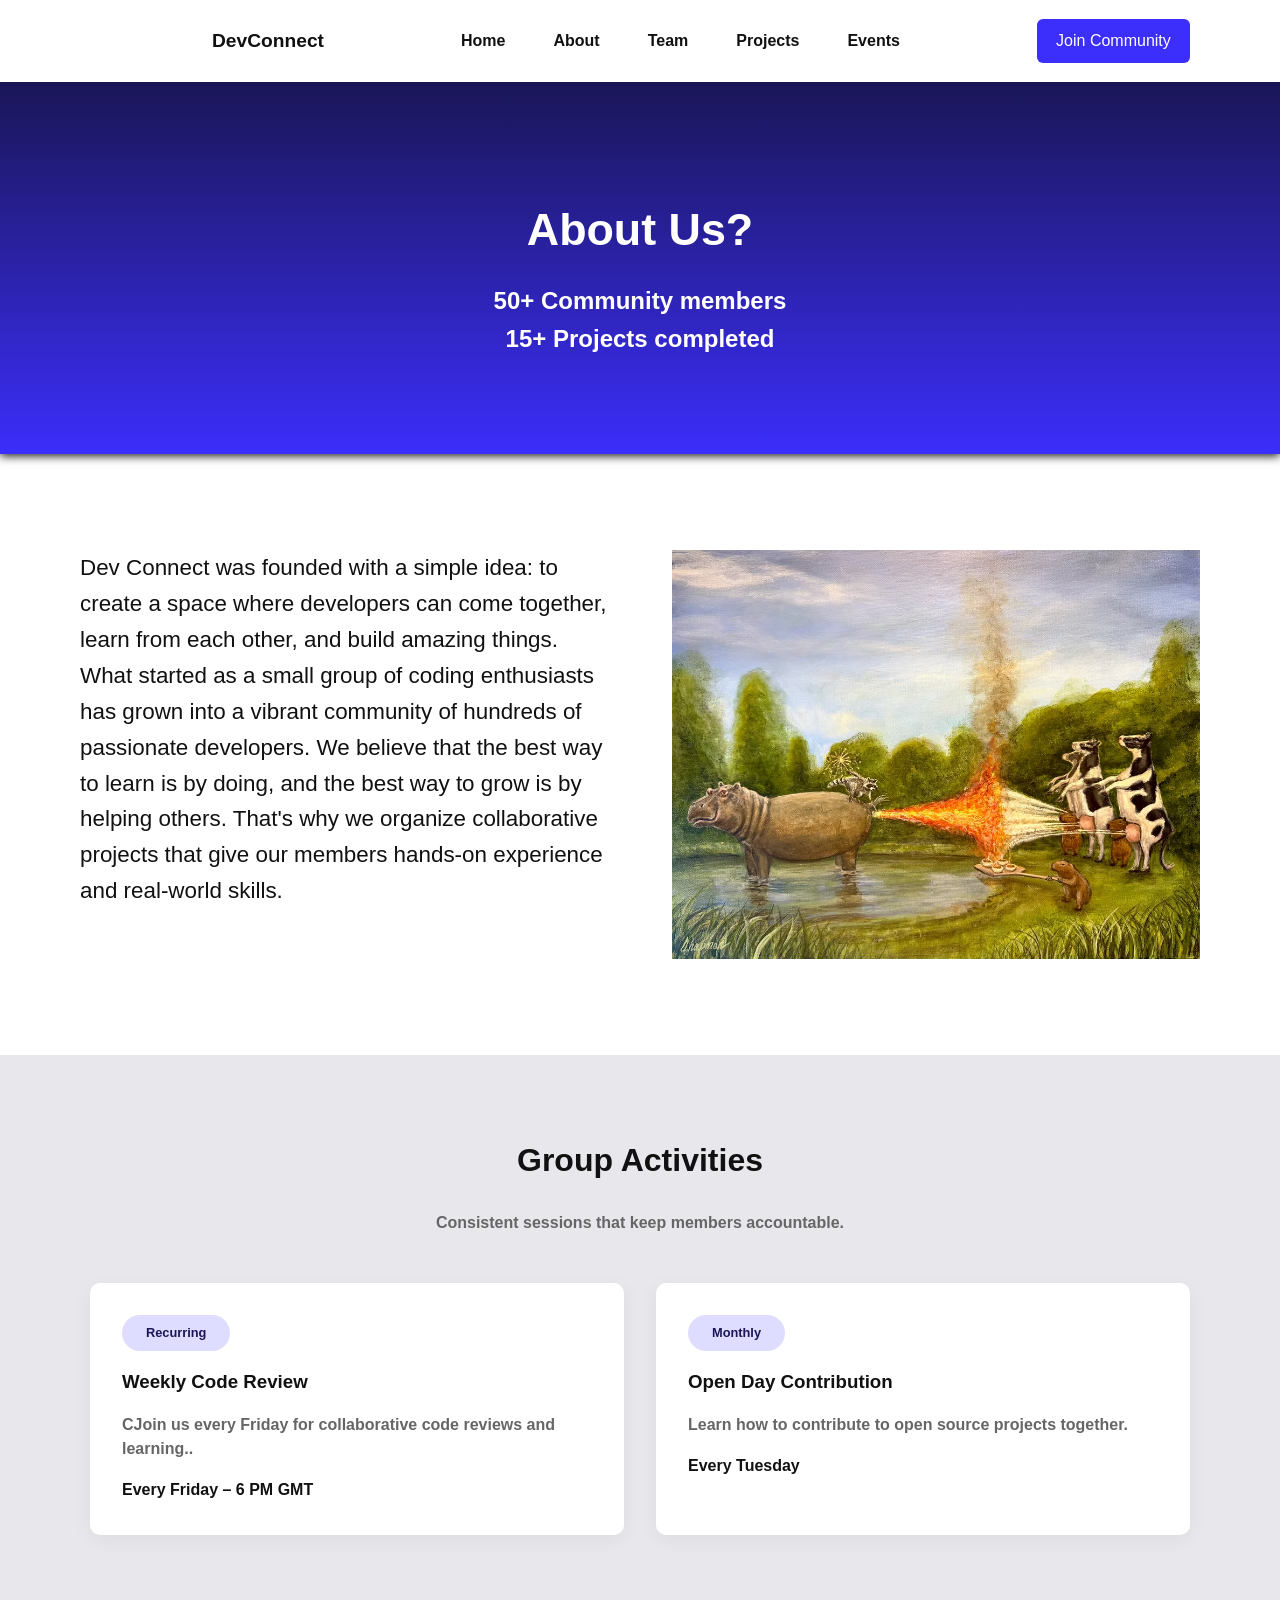
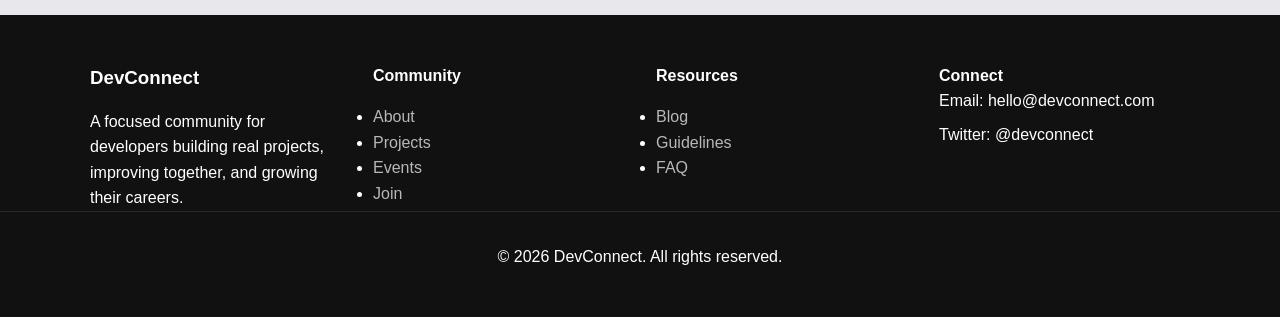
<file: about us.html>
<!DOCTYPE html>
<html lang="en">
<head>
  <meta charset="UTF-8" />
  <meta name="viewport" content="width=device-width, initial-scale=1.0" />
  <title>DevConnect</title>
  <link rel="stylesheet" href="about us.css" />
</head>
<body>

<header class="header">
  <div class="container nav">
        <div class="logo-container">
          <img src="images/logo-1.png" alt="" class="logo-img" />
          <a href="#" class="logo">DevConnect</a>
        </div>

    <nav>
      <ul class="nav-links">
        <li><a href="index.html">Home</a></li>
        <li><a href="about us.html">About</a></li>
        <li><a href="#">Team</a></li>
        <li><a href="projects.html">Projects</a></li>
        <li><a href="#">Events</a></li>
      </ul>
    </nav>

    <a href="#" class="btn-primary">Join Community</a>
  </div>
</header>

<!------------------------------------------------- HERO ----------------------------------------------------->
<section class="hero">
  <div class="container hero-content">
    <!-- <span class="badge">Welcome to DevConnect</span> -->
    <h1>About Us?</h1>
    <h2>50+ Community members</h2>
    <h2>15+ Projects completed</h2>
    <!-- <p class="hero-paragraph">
      Join a  thriving community of developers passionate about  coding, collaboration, and  continuous learning. Share knowledge, work on exciting projects, and grow your career
        with us. 
    </p> -->

    <!-- <div class="hero-buttons">
      <a href="#" class="btn-light">Join Our Community</a>
      <a href="#" class="btn-outline">Explore Projects</a>
    </div> -->
  </div>
</section>

<!--------------------------------------------- WHY JOIN --------------------------------------------------->
<section class="section">
  <div class="container-flex">
    <article class="article">
    <h2 class="art-h2">Dev Connect was founded with a simple idea: to create a space where developers can come together, learn from each other, and build amazing things. What started as a small group of coding enthusiasts has grown into a vibrant community of hundreds of passionate developers.
        We believe that the best way to learn is by doing, and the best way to grow is by helping others. That's why we organize collaborative projects that give our members hands-on experience and real-world skills.</h2>
    </article>
    <img src="images/Untitled.png" alt="">
  </div>
</section>

<!------------------------------------------------ EVENTS -------------------------------------------------------->

<section class="section alt-bg">
  <div class="container">
    <div class="section-header">
      <h2>Group Activities</h2>
      <p class="event-p">Consistent sessions that keep members accountable.</p>
    </div>

    <div class="grid-2">
      <div class="event-card">
        <span class="event-badge">Recurring</span>
        <h3>Weekly Code Review</h3>
        <p class="event-p">CJoin us every Friday for collaborative code reviews and learning..</p>
        <strong>Every Friday – 6 PM GMT</strong>
      </div>

      <div class="event-card">
        <span class="event-badge">Monthly</span>
        <h3>Open Day Contribution</h3>
        <p class="event-p">Learn how to contribute to open source projects together.</p>
        <strong>Every Tuesday</strong>
      </div>
    </div>
  </div>
</section>

<!------------------------------------ FOOTER --------------------------------------------->

<footer class="footer">
  <div class="container footer-grid">

    <div class="footer-brand">
      <h3>DevConnect</h3>
      <p>
        A focused community for developers building real projects,
        improving together, and growing their careers.
      </p>
    </div>

    <div class="footer-links">
      <h4>Community</h4>
      <ul>
        <li><a href="#">About</a></li>
        <li><a href="#">Projects</a></li>
        <li><a href="#">Events</a></li>
        <li><a href="#">Join</a></li>
      </ul>
    </div>

    <div class="footer-links">
      <h4>Resources</h4>
      <ul>
        <li><a href="#">Blog</a></li>
        <li><a href="#">Guidelines</a></li>
        <li><a href="#">FAQ</a></li>
      </ul>
    </div>

    <div class="footer-contact">
      <h4>Connect</h4>
      <p>Email: hello@devconnect.com</p>
      <p>Twitter: @devconnect</p>
    </div>

  </div>

  <div class="footer-bottom">
    <p>© 2026 DevConnect. All rights reserved.</p>
  </div>
</footer>


</body>
</html>
</file>
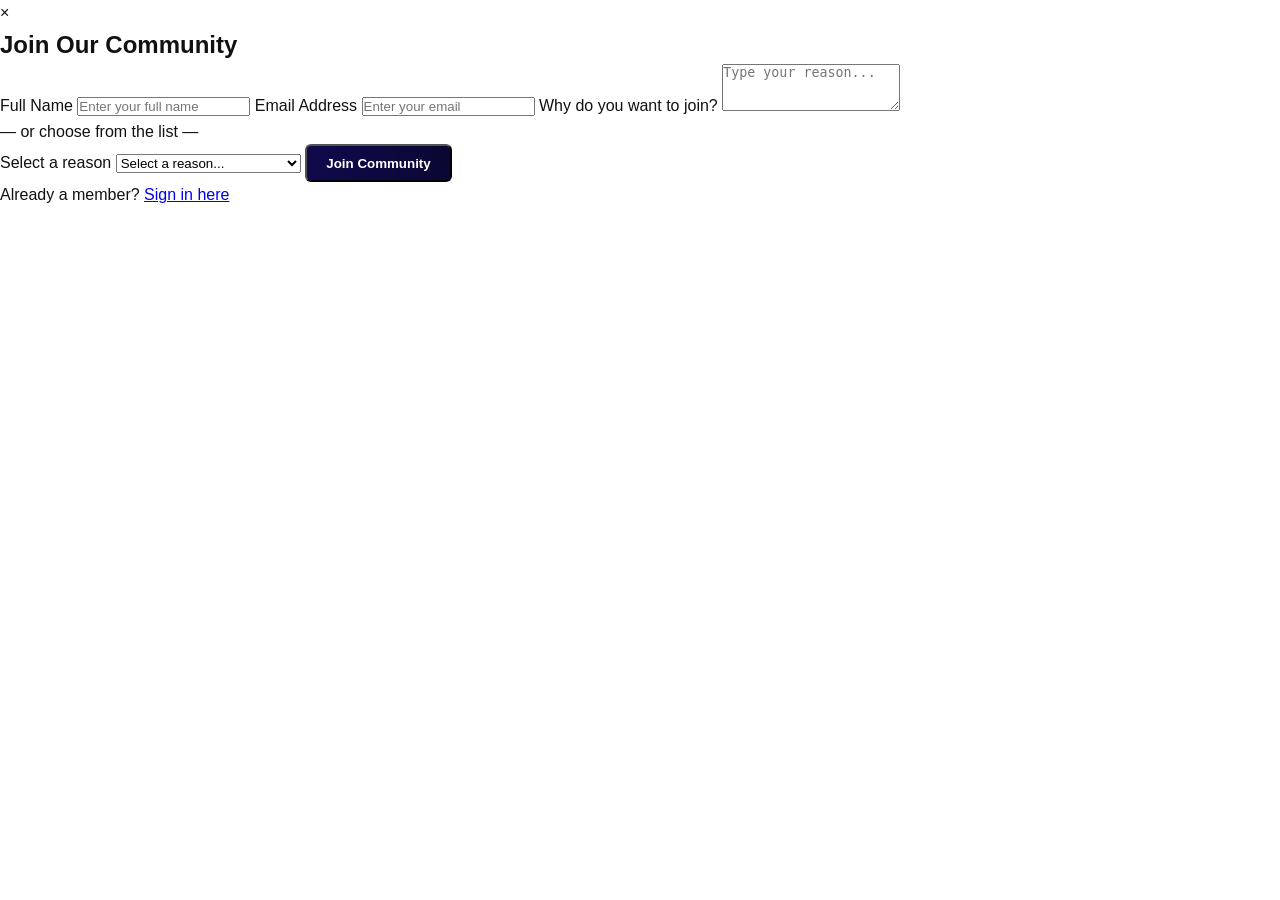
<file: join-community.html>
<!doctype html>
<html lang="en">
  <head>
    <meta charset="UTF-8" />
    <meta name="viewport" content="width=device-width, initial-scale=1.0" />
    <title>Join Community</title>
    <link rel="stylesheet" href="css/style.css" />
    <link rel="stylesheet" href="css/join-community.css" />
  </head>
  <body>
    <div class="join-container">
      <!-- Close button -->
      <span class="close-btn">&times;</span>

      <!-- Sign Up Form -->
      <div id="signupFormWrapper">
        <h2>Join Our Community</h2>
        <form id="joinForm">
          <label for="fullname">Full Name</label>
          <input
            type="text"
            id="fullname"
            name="fullname"
            placeholder="Enter your full name"
            required
          />

          <label for="email">Email Address</label>
          <input
            type="email"
            id="email"
            name="email"
            placeholder="Enter your email"
            required
          />

          <label for="reason">Why do you want to join?</label>
          <textarea
            id="reason"
            name="reason"
            rows="3"
            placeholder="Type your reason..."
          ></textarea>

          <p class="or-text">— or choose from the list —</p>

          <label for="reasonOption">Select a reason</label>
          <select id="reasonOption" name="reasonOption">
            <option value="">Select a reason...</option>
            <option value="Networking with developers">
              Networking with developers
            </option>
            <option value="Learning new skills">Learning new skills</option>
            <option value="Collaborating on projects">
              Collaborating on projects
            </option>
          </select>

          <button type="submit" class="btn-primary">Join Community</button>
        </form>
        <p class="switch-text">
          Already a member? <a href="#" id="showSignin">Sign in here</a>
        </p>
      </div>

      <!-- Sign In Form -->
      <div id="signinFormWrapper" style="display: none">
        <h2>Sign In</h2>
        <form id="signinForm">
          <label for="signinEmail">Email Address</label>
          <input
            type="email"
            id="signinEmail"
            name="signinEmail"
            placeholder="Enter your email"
            required
          />

          <label for="signinPassword">Password</label>
          <input
            type="password"
            id="signinPassword"
            name="signinPassword"
            placeholder="Enter your password"
            required
          />

          <button type="submit" class="btn-primary">Sign In</button>
          <button type="button" class="btn-secondary" id="backToSignup">
            ← Back to Sign Up
          </button>
        </form>
        <button class="reset-password-btn" id="reset-password-btn">
          Reset Password?
        </button>
        <p class="switch-text">
          New here? <a href="#" id="showSignup">Join Community</a>
        </p>
      </div>
    </div>

    <script src="js/joinCommunityModal.js"></script>
  </body>
</html>
</file>
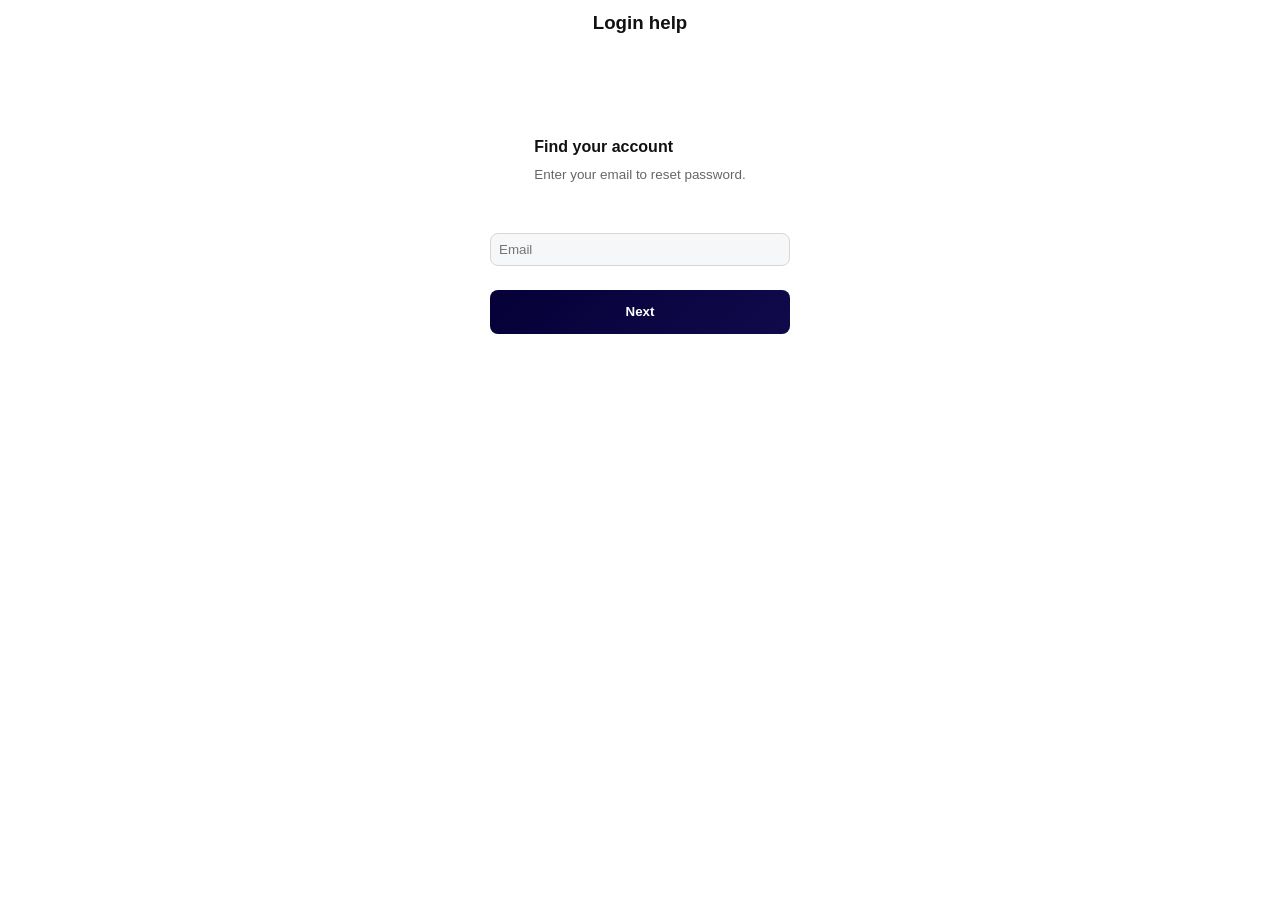
<file: password-recovery.html>
<!doctype html>
<html lang="en">
  <head>
    <meta charset="UTF-8" />
    <meta name="viewport" content="width=device-width, initial-scale=1.0" />
    <title>Password reset</title>
    <link rel="stylesheet" href="css/style.css" />
    <link rel="stylesheet" href="css/recovery.css" />
  </head>
  <body>
    <h3>Login help</h3>
    <div class="center-wrapper">
      <div class="recovery-container">
        <div>
          <h4>Find your account</h4>
          <p>Enter your email to reset password.</p>
        </div>
        <form class="recovery-form" id="recovery-form">
          <input type="email" id="email" name="email" placeholder="Email" />
        </form>

        <button>Next</button>
      </div>
    </div>

    <script src=""></script>
  </body>
</html>
</file>
<file: about us.css>
:root {
  --primary: #3C2EFB;
  --primary-dark: #1a1657;
  --light: #F0F8FF;
  --dark: #111;
  --gray: #666;
  --max-width: 1100px;
}

* {
  box-sizing: border-box;
  margin: 0;
  padding: 0;
}

body {
  font-family: "Poppins", sans-serif;
  line-height: 1.6;
  color: var(--dark);
}

.container {
  width: 90%;
  max-width: var(--max-width);
  margin: auto;
}

/* ================= NAV ================= */

.header {
  background: #fff;
  box-shadow: 0 2px 6px rgba(0,0,0,0.05);
  position: sticky;
  top: 0;
  z-index: 1000;
}

.nav {
  display: flex;
  justify-content: space-between;
  align-items: center;
  padding: 1rem 0;
}

.logo-container {
  display: flex;
  flex-direction: row;
  align-items: center;
  gap: 10px;
}

.logo-img {
  width: 50px;
  height: 50px;
}

.logo {
  font-weight: 700;
  font-size: 1.2rem;
  text-decoration: none;
  color: var(--dark);
}

.nav-links {
  list-style: none;
  display: flex;
  gap: 3rem;
}

.nav-links a {
  text-decoration: none;
  color: var(--dark);
  font-weight: 600;
}

.btn-primary {
  background: var(--primary);
  color: white;
  padding: 0.6rem 1.2rem;
  border-radius: 6px;
  text-decoration: none;
}

/* ================= HERO ================= */

.hero {
  background: linear-gradient(180deg, var(--primary-dark), var(--primary));
  color: white;
  padding: 6rem 0;
  text-align: center;
  box-shadow: 0 2px 9px rgba(0, 0, 0, 0.904);
}

.hero h1 {
  font-size: 2.8rem;
  margin: 1rem 0;
}

.hero p {
  max-width: 600px;
  margin: auto;
  opacity: 0.9;
}

.badge {
  display: inline-block;
  font-weight: 600;
  background: rgba(255,255,255,0.2);
  padding: 0.4rem 1rem;
  border-radius: 50px;
  font-size: 0.9rem;
}

.hero-buttons {
  margin-top: 2rem;
  display: flex;
  justify-content: center;
  gap: 1rem;
  flex-wrap: wrap;
}

.btn-light {
  background: white;
  color: var(--primary);
  padding: 0.8rem 5rem;
  font-weight: 600;
  border-radius: 6px;
  text-decoration: none;
}

.btn-outline {
  border: 1px solid white;
  color: white;
  font-weight: 600;
  padding: 0.8rem 5rem;
  border-radius: 6px;
  text-decoration: none;
}

.sectio-paragraph {
    color: var(--gray);
    font-size: 1rem;
    line-height: 1.5;
    font-weight: 600;
}

.card-paragraph {
    color: var(--gray);
    font-size: 1rem;
    font-weight: 600;
    /* line-height: 1.4; */
    margin-top: 0.5rem;
}

.hero-paragraph {
    font-size: 1.2rem;
    line-height: 1.6;
    /* max-width: 700px; */
    /* margin: 1rem auto 0; */
    font-weight: 500;
}

.container-flex {
    display: flex;
}

article {
    width: 50%;
    padding: 1rem 2rem 1rem 5rem;
    align-items: left;
}

img {
    width: 50%;
    padding: 1rem 5rem 1rem 2rem;
}

.art-h2 {
    justify-content: left;
    font-family: 'Trebuchet MS', 'Lucida Sans Unicode', 'Lucida Grande', 'Lucida Sans', Arial, sans-serif;
    font-weight: 500;
    font-size: 1.4rem;
}

/* ================= SECTIONS ================= */

.section {
  padding: 5rem 0;
}

.section-header {
  text-align: center;
  margin-bottom: 3rem;
}

.section-header h2 {
  font-size: 2rem;
  margin-bottom: 0.5rem;
}

.section-header p {
  color: var(--gray);
}

/* ================= GRID ================= */

.grid-3 {
  display: grid;
  grid-template-columns: repeat(3, 1fr);
  gap: 2rem;
}

.grid-2 {
  display: grid;
  grid-template-columns: repeat(2, 1fr);
  gap: 2rem;
}

.card, .event-card {
  padding: 2rem;
  border-radius: 10px;
  background: #fff;
  box-shadow: 0 5px 20px rgba(0,0,0,0.05);
}

.event-badge {
  display: inline-block;
  background: #DFDDFF;
  color: var(--primary-dark);
  padding: 0.5rem 1.5rem;
  font-weight: 600;
  border-radius: 50px;
  font-size: 0.8rem;
  margin-bottom: 1rem;
}

.alt-bg {
  background: #C5C4CF66;
}

.event-p {
    color: var(--gray);
    font-size: 1rem;
    line-height: 1.5;
    font-weight: 600;
    margin-bottom: 1rem;
    padding: 1rem 0 0 0 ;
}

/* ==============================================Footer ========================================== */

.footer {
  background: var(--dark);
  color: white;
  padding: 3rem 0;
}

.footer-grid {
  display: grid;
  grid-template-columns: repeat(4, 1fr);
  gap: 2rem;
}

.footer-brand h3 {
  margin-bottom: 1rem;
}

.footer-links h4 {
  margin-bottom: 1rem;
}

.footer-links ul li a {
  color: rgba(255,255,255,0.7);
  text-decoration: none;
}

.footer-contact p {
  margin-bottom: 0.5rem;
}

.footer-bottom {
  text-align: center;
  padding-top: 2rem;
  border-top: 1px solid rgba(255,255,255,0.1);
}

/* ================= RESPONSIVE ================= */

/* @media (max-width: 900px) {
  .grid-3 {
    grid-template-columns: 1fr 1fr;
  }

  .grid-2 {
    grid-template-columns: 1fr;
  }

  .hero h1 {
    font-size: 2.2rem;
  }
}

@media (max-width: 600px) {
  .nav-links {
    display: none;
  }

  .hero h1 {
    font-size: 1.8rem;
  }

  .grid-3 {
    grid-template-columns: 1fr;
  }
} */

@media (max-width: 992px) {

  .grid-3 {
    grid-template-columns: repeat(2, 1fr);
  }

  .footer-grid {
    grid-template-columns: repeat(2, 1fr);
  }

  .hero h1 {
    font-size: 2.4rem;
  }

  .btn-light,
  .btn-outline {
    padding: 0.8rem 3rem;
  }
}

@media (max-width: 768px) {

  /* Navigation */
  .nav-links {
    display: none;
  }

  /* Hero */
  .hero {
    padding: 4rem 0;
  }

  .hero h1 {
    font-size: 2rem;
  }

  .hero-paragraph {
    font-size: 1rem;
  }

  .hero-buttons {
    flex-direction: column;
    align-items: center;
  }

  .btn-light,
  .btn-outline {
    width: 80%;
    text-align: center;
  }

  /* Grids */
  .grid-3,
  .grid-2 {
    grid-template-columns: 1fr;
  }

  .section {
    padding: 3rem 0;
  }
}
</file>
<file: css/style.css>
:root {
  --primary: #060037;
  --primary-dark: #100a4c;
  --light: #F0F8FF;
  --dark: #111;
  --gray: #666;
  --max-width: 1100px;
}


* {
  box-sizing: border-box;
  margin: 0;
  padding: 0;
}

body {
  font-family: "Poppins", sans-serif;
  line-height: 1.6;
  color: var(--dark);
}

.container {
  width: 90%;
  max-width: var(--max-width);
  margin: auto;
}

/* ================= NAV ================= */
.header {
  background: #fff;
  box-shadow: 0 2px 6px rgba(0,0,0,0.05);
  position: sticky;
  top: 0;
  z-index: 1000;
}

.nav {
  display: flex;
  justify-content: space-between;
  align-items: center;
  padding: 1rem 0;
}

.logo-container {
  display: flex;
  flex-direction: row;
  align-items: center;
  gap: 10px;
}

.logo-img {
  width: 50px;
  height: 50px;
}

.logo {
  font-weight: 700;
  font-size: 1.5rem;
  text-decoration: none;
  background: linear-gradient(270deg, var(--primary), black, var(--primary-dark));
  background-size: 600% 600%;
  -webkit-background-clip: text;
  -webkit-text-fill-color: transparent;
  background-clip: text;
  color: transparent;
  animation: gradientFlow 30s ease infinite;
}

.slide-left {
  animation: slideLeft 1s ease forwards;
}
.slide-right {
  animation: slideRight 1s ease forwards;
}
.slide-up {
  animation: slideUp 1s ease forwards;
}
.slide-down {
  animation: slideDown 1s ease forwards;
}

@keyframes slideLeft {
  from { transform: translateX(100%); opacity: 0; }
  to { transform: translateX(0); opacity: 1; }
}
@keyframes slideRight {
  from { transform: translateX(-100%); opacity: 0; }
  to { transform: translateX(0); opacity: 1; }
}
@keyframes slideUp {
  from { transform: translateY(100%); opacity: 0; }
  to { transform: translateY(0); opacity: 1; }
}
@keyframes slideDown {
  from { transform: translateY(-100%); opacity: 0; }
  to { transform: translateY(0); opacity: 1; }
}


.nav-links {
  list-style: none;
  display: flex;
  gap: 3rem;
}


.nav-links a {
  position: relative;
  text-decoration: none;
  color: var(--dark);
  font-weight: 600;
}

.nav-links a::after {
  content: "";
  position: absolute;
  left: 0;
  bottom: -4px;
  width: 0%;
  height: 2px;
  background: var(--primary);
  transition: width 0.3s ease;
}

.nav-links a:hover::after {
  width: 100%;
}

.nav-links a.active {
  color: var(--primary);
  border-bottom: 2px solid var(--primary);
  padding-bottom: 2px;
}

.btn-primary {
  background: linear-gradient(270deg, var(--primary), black, var(--primary-dark));
  background-size: 600% 600%;
  color: white;
  padding: 0.6rem 1.2rem;
  border-radius: 6px;
  text-decoration: none;
  font-weight: 600;
  animation: gradientFlow 60s ease infinite;
}

.hamburger {
  display: none;
  font-size: 1.8rem;
  cursor: pointer;
}

/* ================= HERO BUTTONS ================= */
.hero-buttons {
  display: flex;
  gap: 1rem;
  justify-content: center;
  margin-top: 2rem;
  flex-wrap: wrap;
}

.btn-light, .btn-outline {
  padding: 0.9rem 1.6rem;
  border-radius: 8px;
  font-weight: 600;
  text-decoration: none;
  transition: all 0.3s ease; 
}
.btn-light {
  background: var(--primary);
  color: #fff;
  box-shadow: 0 4px 12px rgba(0,0,0,0.15);
}

.btn-light:hover {
  background: var(--primary-dark);
  transform: translateY(-2px);
}

.btn-outline {
  border: 2px solid #fff;
  color: #fff;
  background: transparent;
}

.btn-outline:hover {
  background: rgba(255,255,255,0.1);
  transform: translateY(-2px);
}


/* ================= HERO ================= */
.hero {
  background: linear-gradient(270deg, var(--primary-dark), var(--primary), black);
  background-size: 600% 600%;
  color: white;
  padding: 6rem 0;
  text-align: center;
  box-shadow: 0 2px 9px rgba(0, 0, 0, 0.904);
  animation: gradientFlow 60s ease infinite;
}

@keyframes gradientFlow {
  0% { background-position: 0% 50%; }
  50% { background-position: 100% 50%; }
  100% { background-position: 0% 50%; }
}

.hero h1 {
  font-size: 2.8rem;
  margin: 1rem 0;
}

.hero p {
  max-width: 600px;
  margin: auto;
  opacity: 0.9;
}

.badge {
  display: inline-block;
  font-weight: 600;
  background: rgba(255,255,255,0.2);
  padding: 0.4rem 1rem;
  border-radius: 50px;
  font-size: 0.9rem;
}

.hero-buttons {
  margin-top: 2rem;
  display: flex;
  justify-content: center;
  gap: 1rem;
  flex-wrap: wrap;
}

.sectio-paragraph {
  color: var(--gray);
  font-size: 1rem;
  line-height: 1.5;
  font-weight: 600;
}

.card-paragraph {
  color: var(--gray);
  font-size: 1rem;
  font-weight: 600;
  margin-top: 0.5rem;
}

.hero-paragraph {
  font-size: 1.2rem;
  line-height: 1.6;
  font-weight: 500;
}

/* ================= SECTIONS ================= */
.section {
  padding: 5rem 0;
}

.section-header {
  text-align: center;
  margin-bottom: 3rem;
}

.section-header h2 {
  font-size: 2rem;
  margin-bottom: 0.5rem;
}

.section-header p {
  color: var(--gray);
}

/* ================= GRID ================= */
.grid-3 {
  display: grid;
  grid-template-columns: repeat(3, 1fr);
  gap: 2rem;
}

.grid-2 {
  display: grid;
  grid-template-columns: repeat(2, 1fr);
  gap: 2rem;
}

.card {
  padding: 2rem;
  border-radius: 10px;
  background: #fff;
  box-shadow: 0 5px 20px rgba(0,0,0,0.05);
  transition: transform 0.3s ease, box-shadow 0.3s ease;
}

.card:hover {
  transform: translateY(-6px);
  box-shadow: 0 8px 25px rgba(0,0,0,0.12);
}

.card h3 {
  font-size: 1.4rem;
  font-weight: 700;
  margin-bottom: 0.5rem;
  color: var(--primary-dark);
}

.card-paragraph {
  color: var(--gray);
  font-size: 1rem;
  font-weight: 500;
  margin-top: 0.5rem;
  line-height: 1.5;
}

.card-icon {
  font-size: 2rem;
  margin-bottom: 0.5rem;
  color: var(--primary);
}


.event-badge {
  display: inline-block;
  background: #DFDDFF;
  color: var(--primary-dark);
  padding: 0.5rem 1.5rem;
  font-weight: 600;
  border-radius: 50px;
  font-size: 0.8rem;
  margin-bottom: 1rem;
}

.alt-bg {
  background: #C5C4CF66;
}

.event-p {
  color: var(--gray);
  font-size: 1rem;
  line-height: 1.5;
  font-weight: 600;
  margin-bottom: 1rem;
  padding: 1rem 0 0 0;
}

/* ================= FOOTER ================= */
.footer {
  background: var(--dark);
  color: white;
  padding: 3rem 0;
}

.footer-grid {
  display: grid;
  grid-template-columns: repeat(4, 1fr);
  gap: 2rem;
}

.footer-brand h3 {
  margin-bottom: 1rem;
}

.footer-links h4 {
  margin-bottom: 1rem;
}

.footer-links ul li a {
  color: rgba(255,255,255,0.7);
  text-decoration: none;
}

.footer-contact p {
  margin-bottom: 0.5rem;
}

.footer-bottom {
  text-align: center;
  padding-top: 2rem;
  border-top: 1px solid rgba(255,255,255,0.1);
}

/* ================= RESPONSIVE ================= */
/* ================= TABLET RESPONSIVE (≤992px) ================= */
@media (max-width: 992px) {
  .grid-3 {
    grid-template-columns: repeat(2, 1fr);
  }

  .footer-grid {
    grid-template-columns: repeat(2, 1fr);
  }

  .hero h1 {
    font-size: 2.4rem;
  }

  .btn-light,
  .btn-outline {
    padding: 0.8rem 3rem;
  }
}

/* ================= TABLET RESPONSIVE (≤768px) ================= */
@media (max-width: 768px) {
  .nav-links {
    display: none;
    flex-direction: column;
    background: #fff;
    position: absolute;
    top: 70px;
    right: 20px;
    width: 200px;
    box-shadow: 0 2px 6px rgba(0,0,0,0.1);
    padding: 1rem;
  }

  .nav-links.show {
    display: flex;
  }

  .hamburger {
    display: block;
    font-size: 1.8rem;
    cursor: pointer;
  }

  .hero {
    padding: 3rem 1rem; /* slightly reduced */
  }

  .hero h1 {
    font-size: 1.8rem;
    line-height: 1.2;
    margin-bottom: 0.5rem;
  }

  .hero-paragraph {
    font-size: 0.95rem;
    line-height: 1.4;
    margin-bottom: 0.75rem;
  }

  .hero-buttons {
    flex-direction: column;
    align-items: center;
  }

  .btn-light,
  .btn-outline {
    width: 80%;
    text-align: center;
    font-size: 0.9rem;
    padding: 6px 12px;
  }

  .grid-3,
  .grid-2 {
    grid-template-columns: 1fr;
  }

  .section {
    padding: 2.5rem 0;
  }

  .footer-grid {
    grid-template-columns: 1fr;
  }
}

/* ================= MOBILE RESPONSIVE (≤480px) ================= */
@media (max-width: 480px) {
  .logo-img {
    width: 50px;
    height: auto;
  }
  .logo {
    font-size: 0.8rem;
    display: none;
  }
  #joinBtn {
    font-size: 0.7rem;
    padding: 0px 5px;
    display:none;
  }

  .hero,
  .about-hero,
  .projects-hero {
    padding: 1.5rem 1rem;
    min-height: auto;
    text-align: center;
  }
  .hero h1,
  .about-hero h1,
  .projects-hero h1 {
    font-size: 1.3rem;
    line-height: 1.2;
    margin-bottom: 0.5rem;
  }
  .hero p,
  .about-hero p,
  .projects-hero p {
    font-size: 0.85rem;
    line-height: 1.3;
    margin-bottom: 0.75rem;
  }
  .hero-buttons a,
  .about-hero .hero-buttons a,
  .projects-hero .hero-buttons a {
    font-size: 0.75rem;
    padding: 5px 9px;
    margin: 0.25rem;
    text-align: center;
  }

  .about-card,
  .project-card,
  .home-card {
    padding: 0.8rem;
    border-radius: 6px;
    margin-bottom: 1rem;
    text-align: center;
  }
  .about-card h3,
  .project-card h3,
  .home-card h3 {
    font-size: 1rem;
  }
  .about-card p,
  .project-card p,
  .home-card p {
    font-size: 0.8rem;
    line-height: 1.3;
  }

  .section-header h2 {
    font-size: 1.2rem;
  }
  .section-header p {
    font-size: 0.85rem;
  }

  .footer-grid {
    display: flex;
    flex-direction: column;
    gap: 1.2rem;
    text-align: center;
  }
  .footer-links h4,
  .footer-contact h4 {
    font-size: 0.95rem;
  }
  .footer-links ul,
  .footer-links ul li {
    list-style: none;
    padding: 0;
    margin: 0;
  }
  .footer-links ul li a {
    font-size: 0.8rem;
    text-decoration: none;
  }
  .footer-brand p {
    font-size: 0.8rem;
  }
  .footer-bottom p {
    font-size: 0.7rem;
  }
}
</file>
<file: css/join-community.css>
:root {
  --primary: #060037;
  --primary-dark: #100a4c;
  --light: #f0f8ff;
  --gray: #666;
  --dark: #111;
}

.modal {
  display: none;
  position: fixed;
  z-index: 9999;
  left: 0;
  top: 0;
  width: 100%;
  height: 100%;
  overflow: auto;
  background: rgba(0, 0, 0, 0.6);
}

.modal .join-container {
  position: relative;
  background: #fff;
  padding: 2rem;
  border-radius: 12px;
  box-shadow: 0 8px 25px rgba(0, 0, 0, 0.15);
  width: 100%;
  max-width: 450px;
  text-align: center;
  margin: 5% auto;
  animation: fadeIn 0.5s ease;
}

.modal .join-container h2 {
  margin-bottom: 1.5rem;
  color: var(--primary-dark);
  font-size: 1.8rem;
  font-weight: 700;
  letter-spacing: 0.5px;
}

.modal label {
  display: block;
  text-align: left;
  font-weight: 500;
  margin: 0.8rem 0 0.3rem;
  color: var(--dark);
  font-size: 0.95rem;
}

.modal input,
.modal textarea,
.modal select {
  width: 100%;
  padding: 0.9rem;
  border: 1px solid #ccc;
  border-radius: 8px;
  font-size: 1rem;
  background: #fafafa;
  transition:
    border-color 0.3s ease,
    box-shadow 0.3s ease;
}

.modal input:focus,
.modal textarea:focus,
.modal select:focus {
  border-color: var(--primary);
  box-shadow: 0 0 0 3px rgba(6, 0, 55, 0.1);
  outline: none;
}

.modal select {
  margin-top: 0.5rem;
  cursor: pointer;
}

.modal .or-text {
  text-align: center;
  font-weight: 600;
  color: var(--gray);
  margin: 1rem 0 0.5rem;
}

.modal .switch-text {
  margin-top: 1rem;
  font-size: 0.9rem;
  color: var(--gray);
}

.modal .switch-text a {
  color: var(--primary);
  font-weight: 600;
  text-decoration: none;
  transition: color 0.3s ease;
}

.modal .switch-text a:hover {
  color: var(--primary-dark);
}

.modal .btn-primary {
  background: linear-gradient(135deg, var(--primary), var(--primary-dark));
  color: #fff;
  padding: 0.9rem 1.6rem;
  border: none;
  border-radius: 8px;
  font-weight: 600;
  cursor: pointer;
  margin-top: 1.5rem;
  transition:
    transform 0.2s ease,
    box-shadow 0.2s ease;
}

.modal .btn-primary:hover {
  transform: translateY(-2px);
  box-shadow: 0 6px 15px rgba(0, 0, 0, 0.15);
}

.modal .close-btn {
  position: absolute;
  top: 15px;
  right: 20px;
  font-size: 1.5rem;
  font-weight: bold;
  color: var(--gray);
  cursor: pointer;
  transition: color 0.3s ease;
}

.modal .close-btn:hover {
  color: var(--primary-dark);
}
.modal .close-btn {
  position: absolute;
  top: 15px;
  right: 20px;
  font-size: 1.5rem;
  font-weight: bold;
  color: var(--gray);
  cursor: pointer;
  transition: color 0.3s ease;
}

.modal .close-btn:hover {
  color: var(--primary-dark);
}

.modal .btn-secondary {
  background: #f0f0f0;
  color: var(--dark);
  padding: 0.7rem 1.2rem;
  border: none;
  border-radius: 8px;
  font-weight: 500;
  cursor: pointer;
  margin-top: 1rem;
  transition:
    background 0.3s ease,
    transform 0.2s ease;
}

.modal .btn-secondary:hover {
  background: #e0e0e0;
  transform: translateY(-2px);
}

.reset-password-btn {
  text-align: left;
  border: none;
  background-color: white;
  margin-top: 0.8rem;
}

.reset-password-btn:hover {
  cursor: pointer;
}

@keyframes fadeIn {
  from {
    opacity: 0;
    transform: translateY(20px);
  }
  to {
    opacity: 1;
    transform: translateY(0);
  }
}

@media (max-width: 480px) {
  .modal .join-container {
    padding: 1.5rem;
  }
  .modal input,
  .modal textarea,
  .modal select {
    font-size: 0.9rem;
  }
}
</file>
<file: css/recovery.css>
:root {
  --primary: #060037;
  --primary-dark: #100a4c;
  --light: #f0f8ff;
  --dark: #111;
  --gray: #666;
  --max-width: 1100px;
}

h3 {
  text-align: center;
  margin-top: 0.5rem;
}

.center-wrapper {
  margin-top: 6rem;
  display: flex;
  justify-content: center;
  align-items: center;
}

p {
  font-size: 0.84rem;
  color: var(--gray);
  margin-top: 4px;
}

.recovery-container {
  display: flex;
  flex-direction: column;
  justify-content: center;
  align-items: center;
  width: 100%;
  max-width: 300px;
}

.recovery-form {
  margin-top: 3rem;
  width: 100%;
}

input {
  padding: 8px;
  width: 100%;
  border: 1px solid rgb(216, 213, 213);
  border-radius: 8px;
  background-color: #f5f7f8;
}

button {
  background: linear-gradient(135deg, var(--primary), var(--primary-dark));
  color: #fff;
  padding: 0.9rem 1.6rem;
  width: 100%;
  border: none;
  border-radius: 8px;
  font-weight: 600;
  cursor: pointer;
  margin-top: 1.5rem;
  transition:
    transform 0.2s ease,
    box-shadow 0.2s ease;
}
</file>
